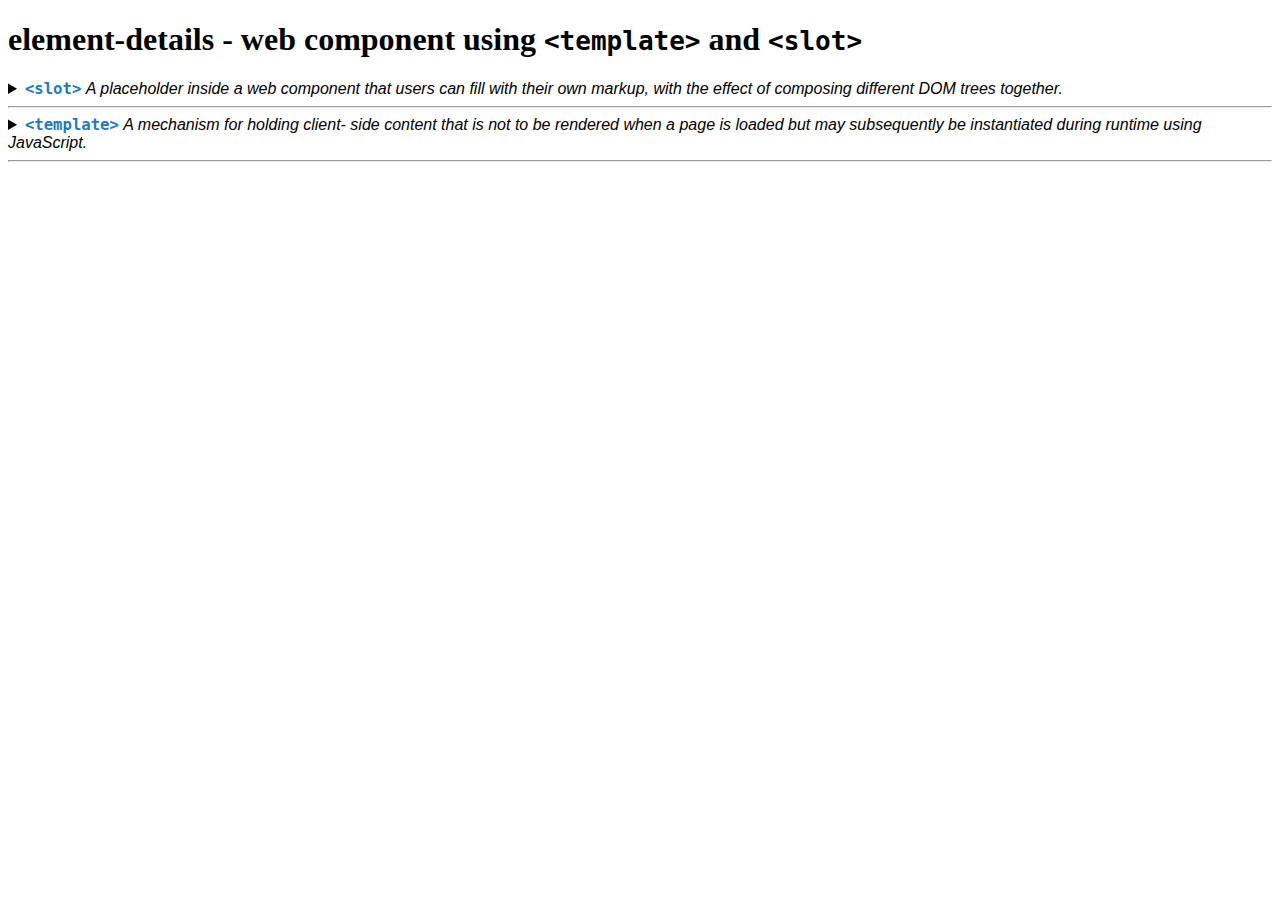
<file: web-components/index.html>
<!DOCTYPE html>
<html>
  <head>
    <meta charset="utf-8">
    <title>element-details - web component using &lt;template&gt; and &lt;slot&gt;</title>
    <style>
      dl { margin-left: 6px; }
      dt { font-weight: bold; color: #217ac0; font-size: 110% }
      dt { font-family: Consolas, "Liberation Mono", Courier }
      dd { margin-left: 16px }
    </style>
  </head>
  <body>
    <h1>element-details - web component using <code>&lt;template&gt;</code> and <code>&lt;slot&gt;</code></h1>

    <template id="element-details-template">
      <style>
      details {font-family: "Open Sans Light",Helvetica,Arial}
      .name {font-weight: bold; color: #217ac0; font-size: 120%}
      h4 { margin: 10px 0 -8px 0; }
      h4 span { background: #217ac0; padding: 2px 6px 2px 6px }
      h4 span { border: 1px solid #cee9f9; border-radius: 4px }
      h4 span { color: white }
      .attributes { margin-left: 22px; font-size: 90% }
      .attributes p { margin-left: 16px; font-style: italic }
      </style>
      <details>
        <summary>
          <span>
            <code class="name">&lt;<slot name="element-name">NEED NAME</slot>&gt;</code>
            <i class="desc"><slot name="description">NEED DESCRIPTION</slot></i>
          </span>
        </summary>
        <div class="attributes">
          <h4><span>Attributes</span></h4>
          <slot name="attributes"><p>None</p></slot>
        </div>
      </details>
      <hr>
    </template>

    <element-details>
      <span slot="element-name">slot</span>
      <span slot="description">A placeholder inside a web
        component that users can fill with their own markup,
        with the effect of composing different DOM trees
        together.</span>
      <dl slot="attributes">
        <dt>name</dt>
        <dd>The name of the slot.</dd>
      </dl>
    </element-details>

    <element-details>
      <span slot="element-name">template</span>
      <span slot="description">A mechanism for holding client-
        side content that is not to be rendered when a page is
        loaded but may subsequently be instantiated during
        runtime using JavaScript.</span>
    </element-details>

    <script src="main.js"></script>
  </body>
</html>
</file>
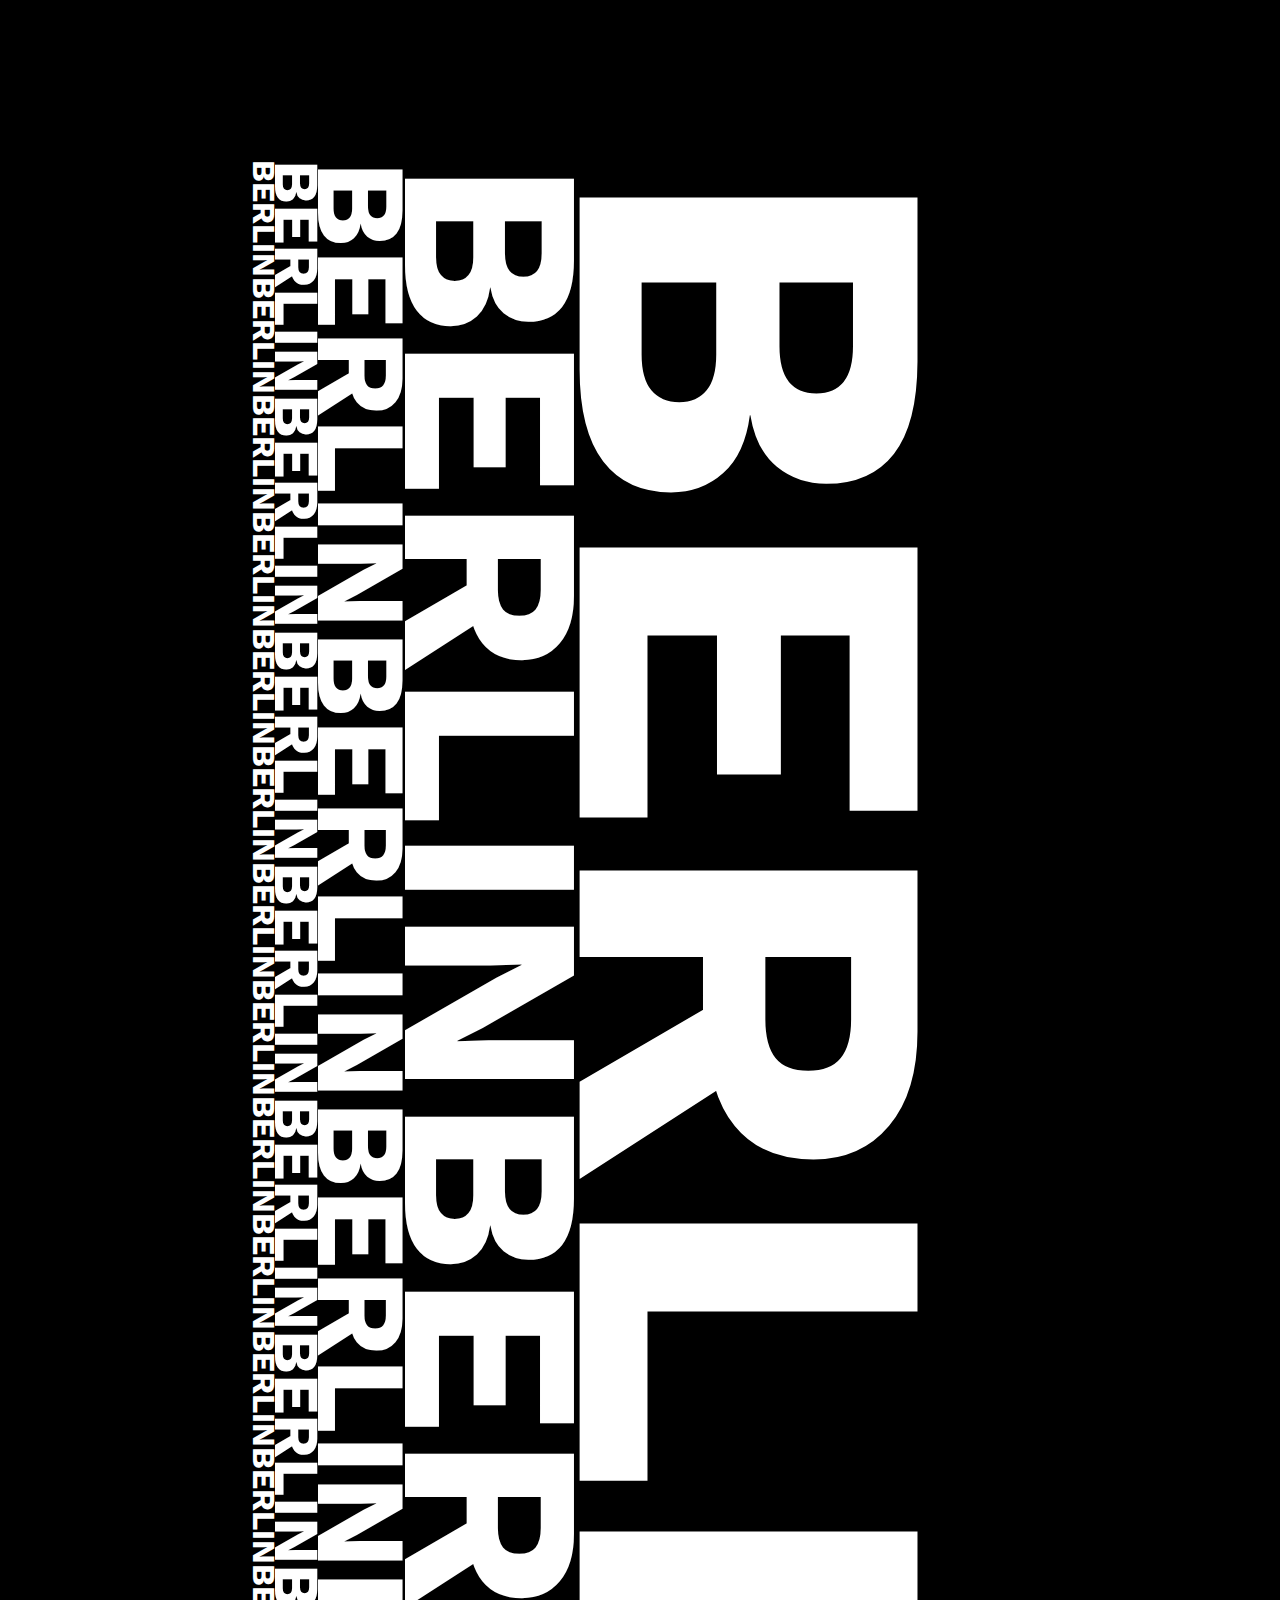
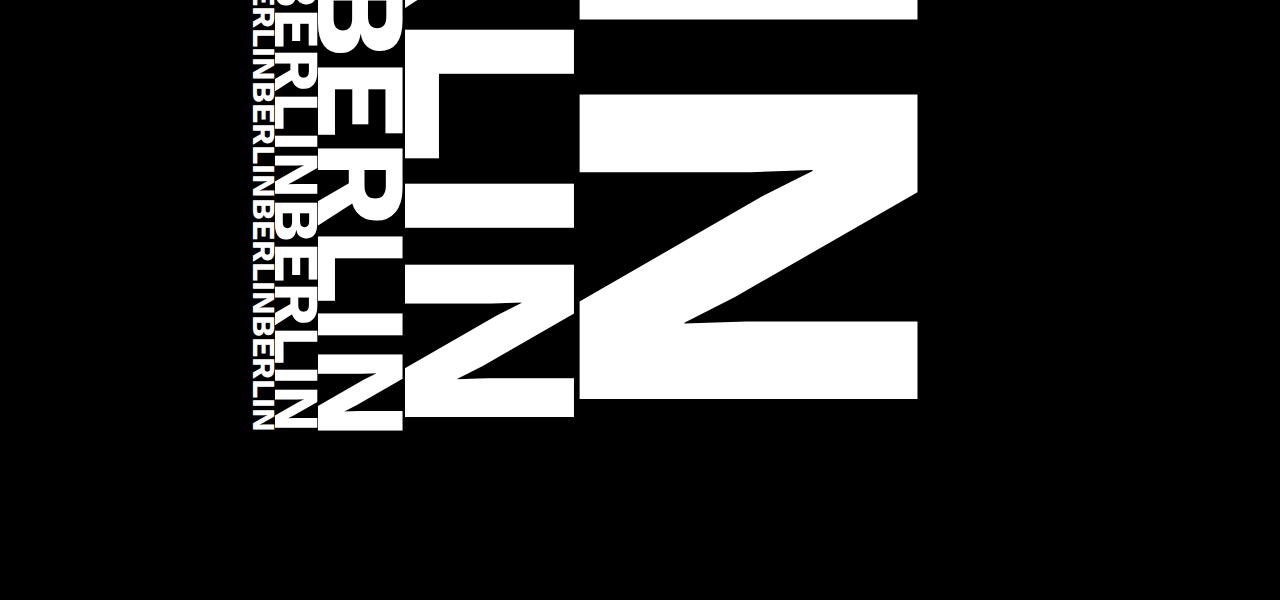
<file: projects/poster/index.html>
<!DOCTYPE html>
<html>
  <head>
    <title>Berlin poster</title>
 <meta name="description" content="">
  <meta name="viewport" content="width=device-width, initial-scale=1">
  <meta charset="utf-8">
  <meta property="og:title" content="">
  <meta property="og:type" content="">
  <meta property="og:url" content="">
  <meta property="og:image" content="">

  <link rel="preconnect" href="https://fonts.gstatic.com">
<!-- <link href="https://fonts.googleapis.com/css2?family=Maven+Pro:wght@900&display=swap" rel="stylesheet">--> 


  <link rel="manifest" href="site.webmanifest">
  <link rel="apple-touch-icon" href="icon.png">
  <!-- Place favicon.ico in the root directory -->

  <link rel="stylesheet" href="../../css/poster.css">

  </head>

</head>
<body>


<main>

<section class="grid-set-right">
  <article class="gsr-1"><h5 class="vertical-text-top">BerlinBerlinBerlinBerlinBerlinBerlinBerlinBerlinBerlinBerlinBerlinBerlinBerlinBerlinBerlinBerlin</h5></article>
    <article class="gsr-2"><h4 class="vertical-text-top">BerlinBerlinBerlinBerlinBerlinBerlinBerlinBerlin</h4></article>
    <article class="gsr-3"><h3 class="vertical-text-top">BerlinBerlinBerlinBerlin</h3></article>
  <article class="gsr-4"><h2 class="vertical-text-top">BerlinBerlin</h2></article>

  <article class="gsr-5"><h1 class="vertical-text-top">Berlin</h1></article>

</section>
</main>



</body>
</html>
</file>
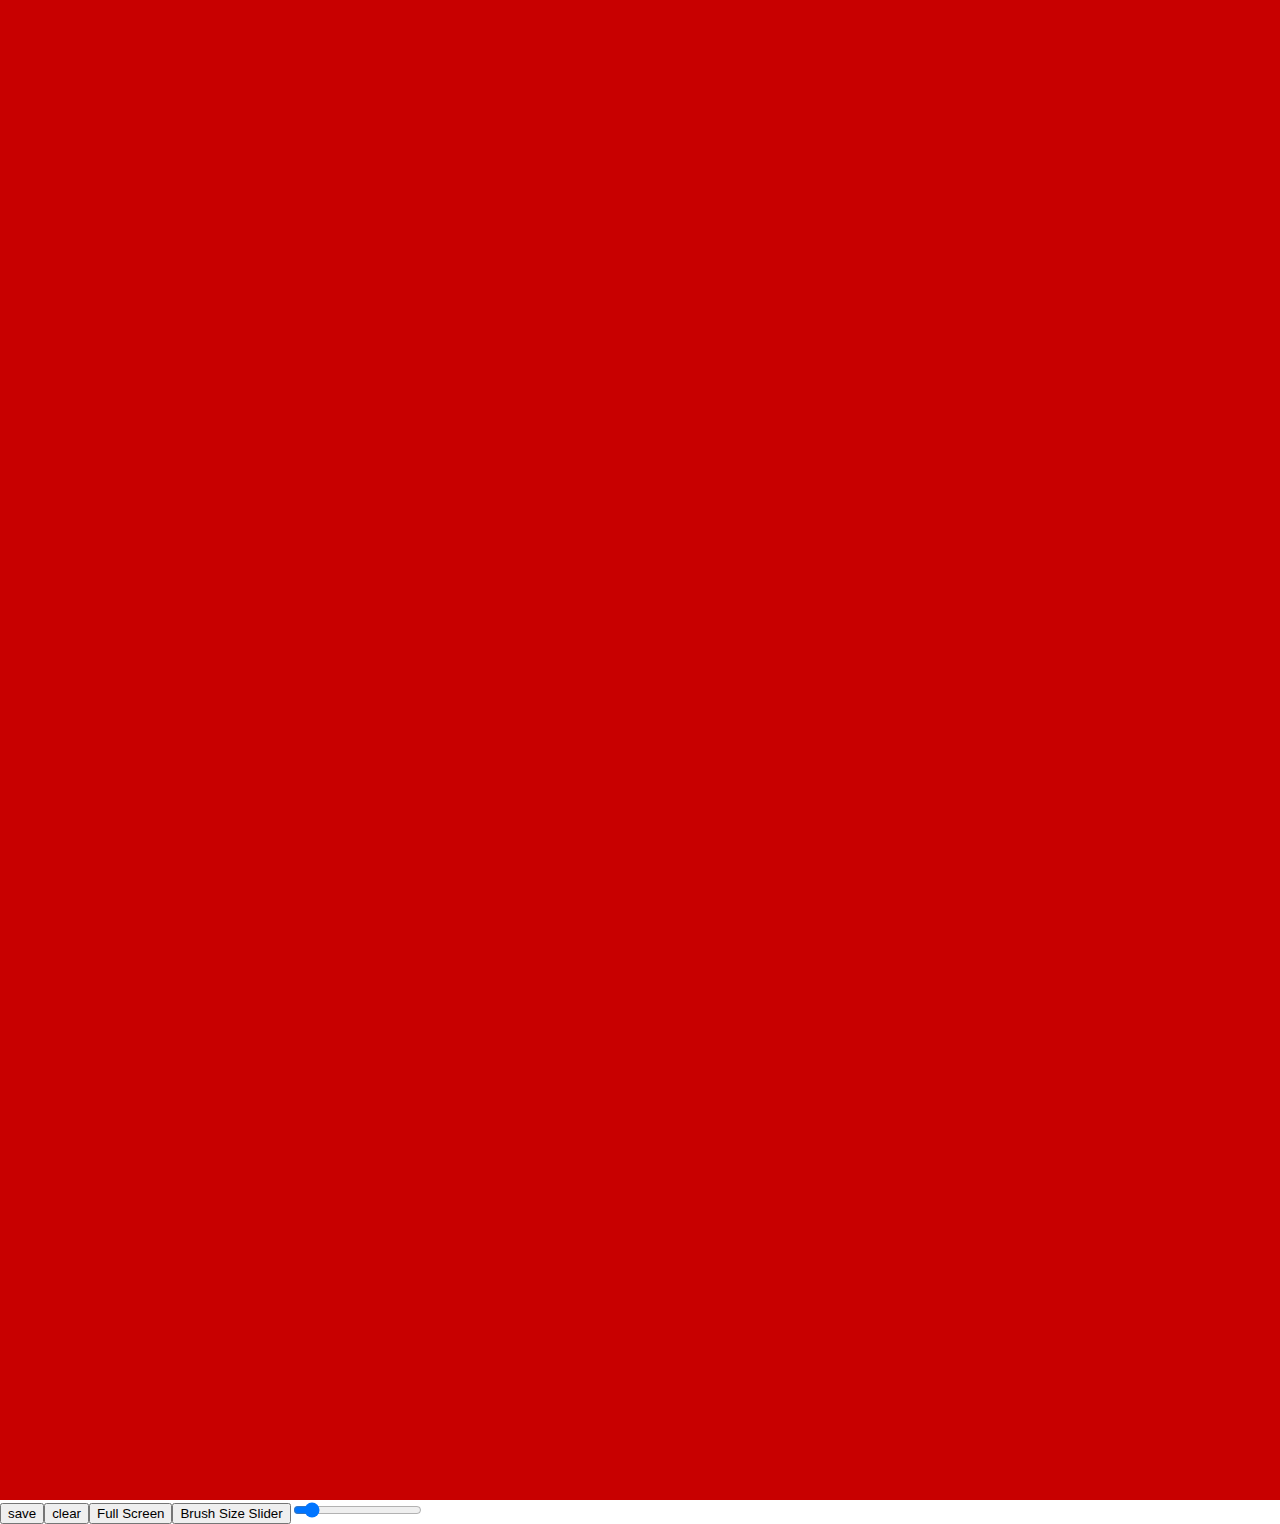
<file: projects/p5js/kaleidoscope/index.html>
<!DOCTYPE html><html lang="en"><head>
    <script src="p5.js"></script>
    <script src="p5.sound.min.js"></script>
    <link rel="stylesheet" type="text/css" href="style.css">
    <meta charset="utf-8">
  </head>
  <body>
    <script src="sketch.js"></script>
  

</body>
</html>
</file>
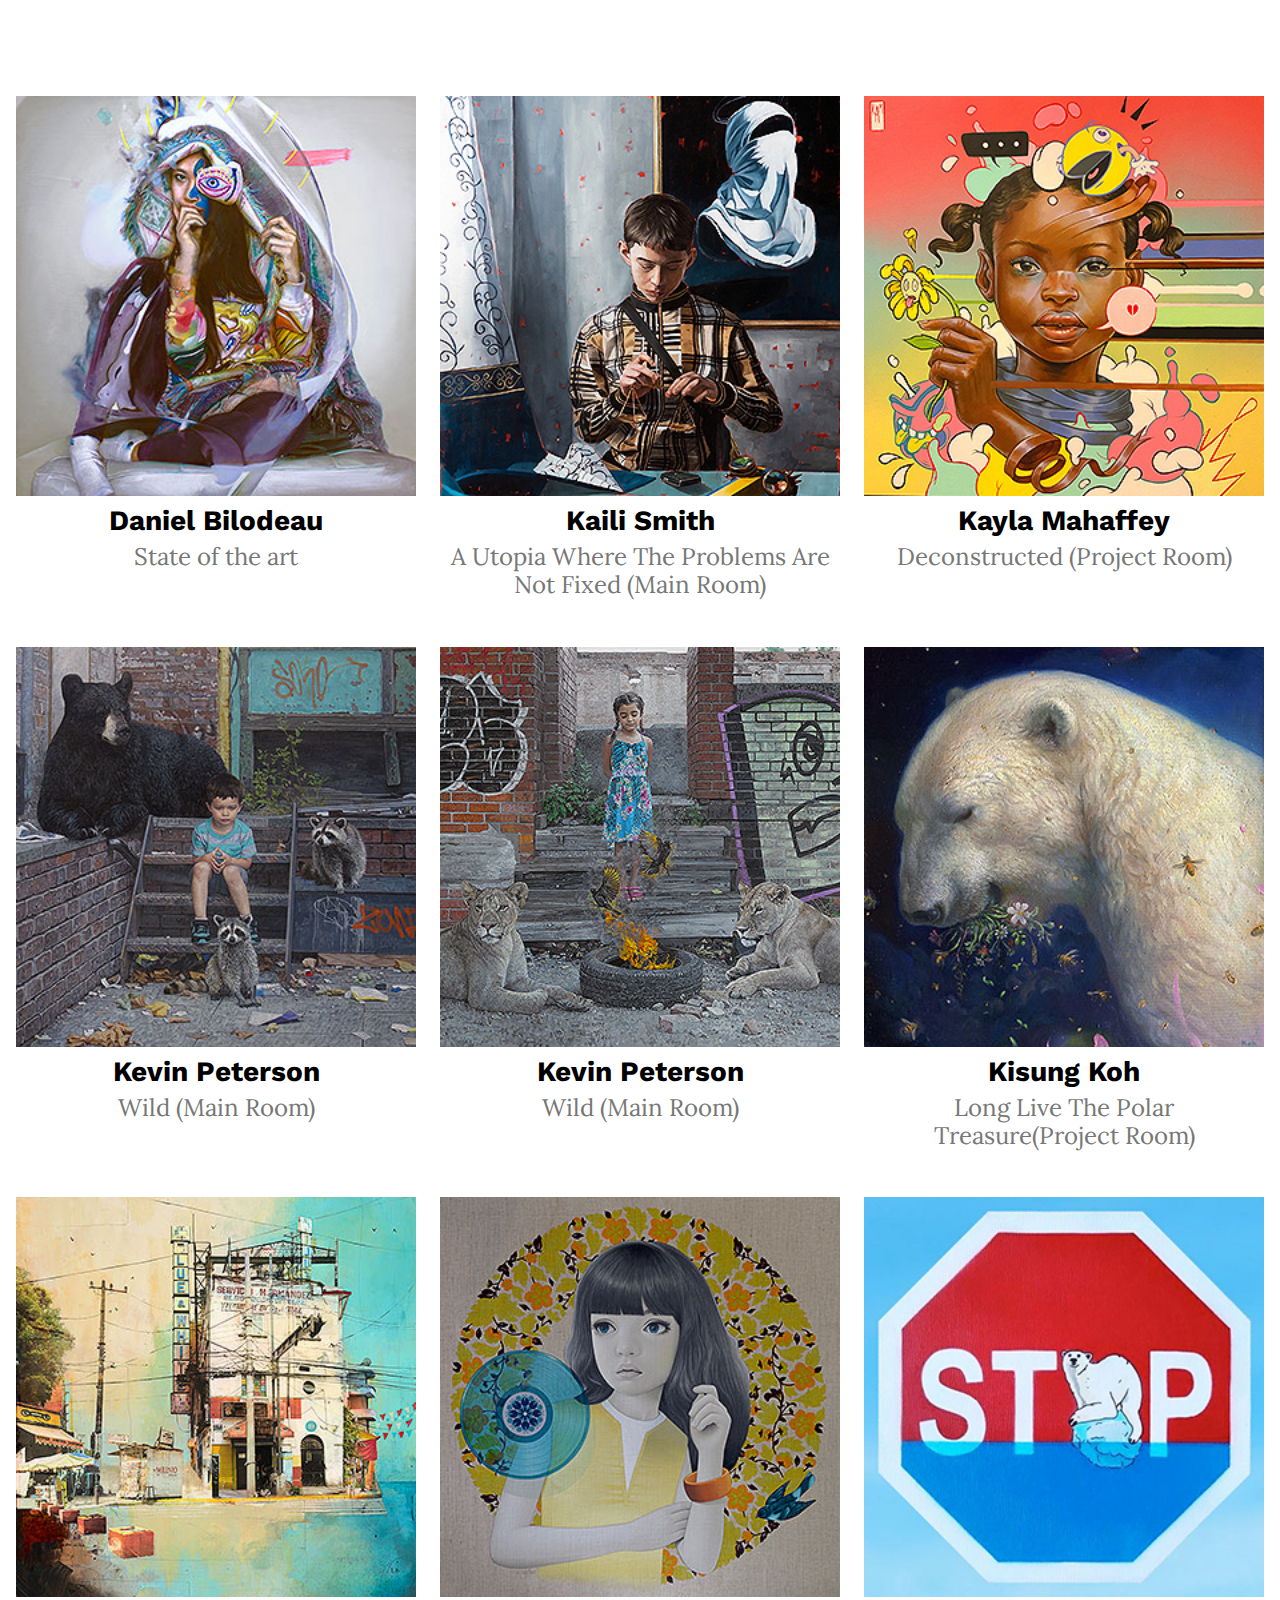
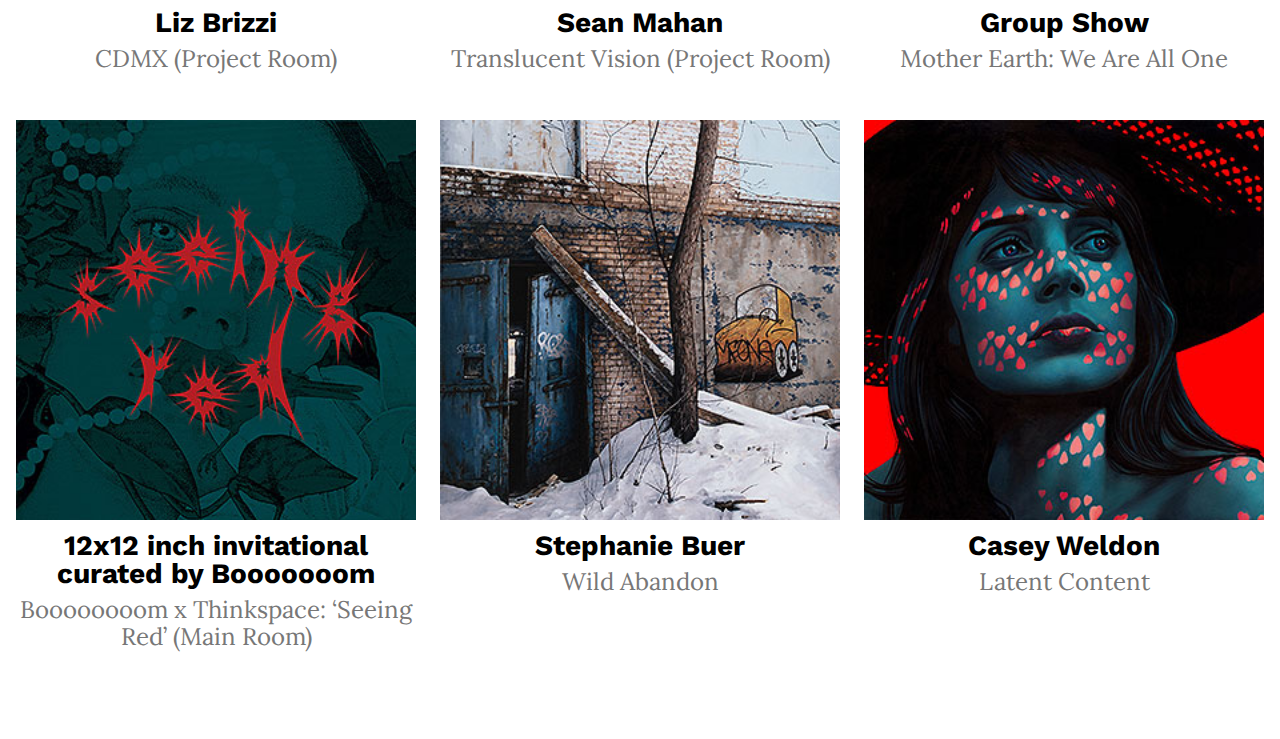
<file: projects/collection/living-collection.html>
<!DOCTYPE html>
<html>
  <head>
    <title>Art exhibit</title>
 <meta name="description" content="">
  <meta name="viewport" content="width=device-width, initial-scale=1">
  <meta charset="utf-8">
  <meta property="og:title" content="">
  <meta property="og:type" content="">
  <meta property="og:url" content="">
  <meta property="og:image" content="">
    <link href="https://fonts.googleapis.com/css2?family=Lora:ital,wght@0,400..700;1,400..700" rel="stylesheet"> 

    <link href="https://fonts.googleapis.com/css2?family=Work+Sans:wght@300..900&display=swap" rel="stylesheet">
  <link rel="manifest" href="site.webmanifest">
  <link rel="apple-touch-icon" href="icon.png">
  <!-- Place favicon.ico in the root directory -->

  <link rel="stylesheet" href="../../css/normalize.css">
  <link rel="stylesheet" href="../../css/living-collection.css">

  </head>

</head>
<body>


<main>


<section class="grid-set">
  <div class="grid-item"><figure><img src="../../img/art-exhibits/danielbilodeau_2019.jpg" /></figure><h2 class="artist-name">Daniel Bilodeau</h2><h3 class="exhibit-title">State of the art</h3></div>

  <div class="grid-item"><figure><img src="../../img/art-exhibits/Kaili-Smith_wouldberichifitwasntfortheraids.jpg" /></figure><h2 class="artist-name">Kaili Smith</h2><h3 class="exhibit-title">A Utopia Where The Problems Are Not Fixed (Main Room)</h3></div>
  <div class="grid-item"><figure><img src="../../img/art-exhibits/kaylamahaffey2020.jpg" /></figure><h2 class="artist-name">Kayla Mahaffey</h2><h3 class="exhibit-title">Deconstructed (Project Room)</h3></div>  
  <div class="grid-item"><figure><img src="../../img/art-exhibits/Kevin-Peterson_Waiting-Henry.jpg" /></figure><h2 class="artist-name">Kevin Peterson</h2><h3 class="exhibit-title">Wild (Main Room)</h3></div>
  <div class="grid-item"><figure><img src="../../img/art-exhibits/kevinpeterson_2020.jpg" /></figure><h2 class="artist-name">Kevin Peterson</h2><h3 class="exhibit-title">Wild (Main Room)</h3></div>
  <div class="grid-item"><figure><img src="../../img/art-exhibits/kisungkoh2017.jpg" /></figure><h2 class="artist-name">Kisung Koh</h2><h3 class="exhibit-title">Long Live The Polar Treasure(Project Room) </h3></div>
  <div class="grid-item"><figure><img src="../../img/art-exhibits/Liz-Brizzi-2019.jpg" /></figure><h2 class="artist-name">Liz Brizzi</h2><h3 class="exhibit-title">CDMX (Project Room)</h3></div>
  <div class="grid-item"><figure><img src="../../img/art-exhibits/mahan2019.jpg" /></figure><h2 class="artist-name">Sean Mahan</h2><h3 class="exhibit-title">Translucent Vision (Project Room)</h3></div>
  <div class="grid-item"><figure><img src="../../img/art-exhibits/motherearth_2020.jpg" /></figure><h2 class="artist-name">Group Show</h2><h3 class="exhibit-title">Mother Earth: We Are All One</h3></div>  
  <div class="grid-item"><figure><img src="../../img/art-exhibits/seeing-red-4x4.jpg" /></figure><h2 class="artist-name">12x12 inch invitational curated by Booooooom</h2><h3 class="exhibit-title">Boooooooom x Thinkspace: ‘Seeing Red’ (Main Room)</h3></div>
  <div class="grid-item"><figure><img src="../../img/art-exhibits/stephaniebuer_2019.jpg" /></figure><h2 class="artist-name">Stephanie Buer</h2><h3 class="exhibit-title">Wild Abandon</h3></div>
  <div class="grid-item"><figure><img src="../../img/art-exhibits/weldon2019.jpg" /></figure><h2 class="artist-name">Casey Weldon</h2><h3 class="exhibit-title">Latent Content</h3></div>
</section>
</main>



</body>
</html>
</file>
<file: projects/p5js/kaleidoscope/style.css>
html, body {
  margin: 0;
  padding: 0;
}
canvas {
  display: block;
}
</file>
<file: css/poster.css>
@import url('https://fonts.googleapis.com/css2?family=Work+Sans:wght@400..900&display=swap');


/*! minireset.css v0.0.6 | MIT License */ html,body,p,ol,ul,li,dl,dt,dd,blockquote,figure,fieldset,legend,textarea,pre,iframe,hr,h1,h2,h3,h4,h5,h6{margin:0;padding:0}h1,h2,h3,h4,h5,h6{font-size:100%;font-weight:normal}ul{list-style:none}button,input,select,textarea{margin:0}html{box-sizing:border-box}*,*::before,*::after{box-sizing:inherit}img,video{height:auto;max-width:100%}iframe{border:0}table{border-collapse:collapse;border-spacing:0}td,th{padding:0}td:not([align]),th:not([align]){text-align:left}


html {
  font-size: .75rem;
  font-family: 'Work Sans', serif;
  background-color: #000;
}

body {
  padding:5rem 0;
  color:#fff;
}

    main {
        max-width:60vw;
        margin:0 auto;
        padding:0;
    }


.grid-set-right {
  display: grid;
  grid-template-columns: 1fr 2fr 4fr 8fr 16fr;
  grid-auto-rows: min-content;
  grid-gap:0rem;
  padding:0;
}


img {
    width: 100%;
}

article {
  padding:0;
  margin:0;
}

.grid-item {
  font-size: 1em;
  text-align: center;
  padding-top:1rem;
}


.gsr-1 {
  grid-column:1;
}
.gsr-2 {
  grid-column:2;
}
.gsr-3 {
  grid-column:3;
}
.gsr-4 {
  grid-column:4;
}
.gsr-5 {
  grid-column:5;
}


h1, h2, h3, h4, h5 {
  font-family: 'Work Sans', serif;
  text-transform:uppercase;
  margin:0;
  padding:0;
  line-height:.5;
}

h1 {
  font-size:16rem;
  font-weight:700;
  visibility: visible;
}

h2 {
  font-size:8rem;
  text-transform:uppercase;
  font-weight:700;

}
h3 {
  font-size:4rem;
  font-weight:400;
  font-weight:700;

}
h4 {
  font-size:2rem;
  font-weight:700;

}

h5 {
  font-size:1rem;
  font-weight:700;
}


.vertical-text-top {
  writing-mode: vertical-rl;
  text-orientation: mixed;
}






/* ===== == = === 48em (768px) === = == ===== */

@media only screen and (min-width : 48em) {

  html {
    font-size: 1.5rem;
    font-family: 'Work Sans', serif;
    background-color: #000;
  }

  main {
    max-width:70vw;
    margin:0 auto;
    padding:0;}
}

/* ===== == = === 68.75em (1100px) === = == ===== */

@media only screen and (min-width : 68.75em) {

  html {
    font-size: 2rem;
    font-family: 'Work Sans', serif;
    background-color: #000;
  }
  
  main {
    max-width:60vw;
    margin:0 auto;
    padding:0;}
}

/* ===== == = === 81.25em (1300px) === = == ===== */

@media only screen and (min-width : 81.25em) {

  html {
    font-size: 3rem;
    font-family: 'Work Sans', serif;
    background-color: #000;
  }
  
  main {
    max-width:50vw;
    margin:0 auto;
    padding:0;}
 
}
</file>
<file: css/living-collection.css>
/*! minireset.css v0.0.6 | MIT License */ html,body,p,ol,ul,li,dl,dt,dd,blockquote,figure,fieldset,legend,textarea,pre,iframe,hr,h1,h2,h3,h4,h5,h6{margin:0;padding:0}h1,h2,h3,h4,h5,h6{font-size:100%;font-weight:normal}ul{list-style:none}button,input,select,textarea{margin:0}html{box-sizing:border-box}*,*::before,*::after{box-sizing:inherit}img,video{height:auto;max-width:100%}iframe{border:0}table{border-collapse:collapse;border-spacing:0}td,th{padding:0}td:not([align]),th:not([align]){text-align:left}




html {
  font-size: 1rem;
  font-family: 'Lora', serif;
  background-color: #fff;
}

body {
  padding:5rem 0;
  color:#000;
}

a {
  text-decoration: underline;
  color: #ae7f3d;
}

a:hover {
  text-decoration: none;
  color: #ae7f3d;
}



    main {
        max-width:90em;
        margin:0 auto;
    }

.grid-set {
  display: grid;
  grid-template-columns: repeat(auto-fill, minmax(300px, 1fr));
  grid-gap:1.5rem;
  padding:0 1rem;
}


img {
    width: 100%;
}


    .grid-item {
  font-size: 1em;
  text-align: center;
  padding-top:1rem;

}




h1, h2, h3, h4, h5 {
  font-family: 'Lora', serif;
  margin-bottom:.5rem;
}

h1 {
  font-size:2rem;
  font-weight:700;
  font-style: italic;
}
h2 {
  font-size:1.75rem;
}
h3 {
  font-size:1.5rem;
  font-weight:400;

}
h4 {
  font-size:1rem;
}


li {
  font-size: 1.25rem;
  font-family: 'Lora', serif;
  line-height: 1.5;
  padding: .5rem 0;
}

.artist-name {
  font-family: 'Work Sans', sans-serif;
  line-height: 1;
  font-weight:700;
  margin-top:.5rem;
}

.exhibit-title {
  color:#777;
}


p {
  font-family: 'Work Sans', sans-serif;
  font-size: 1.125rem;
  line-height: 1.5;
  margin-bottom:1rem;
}
</file>
